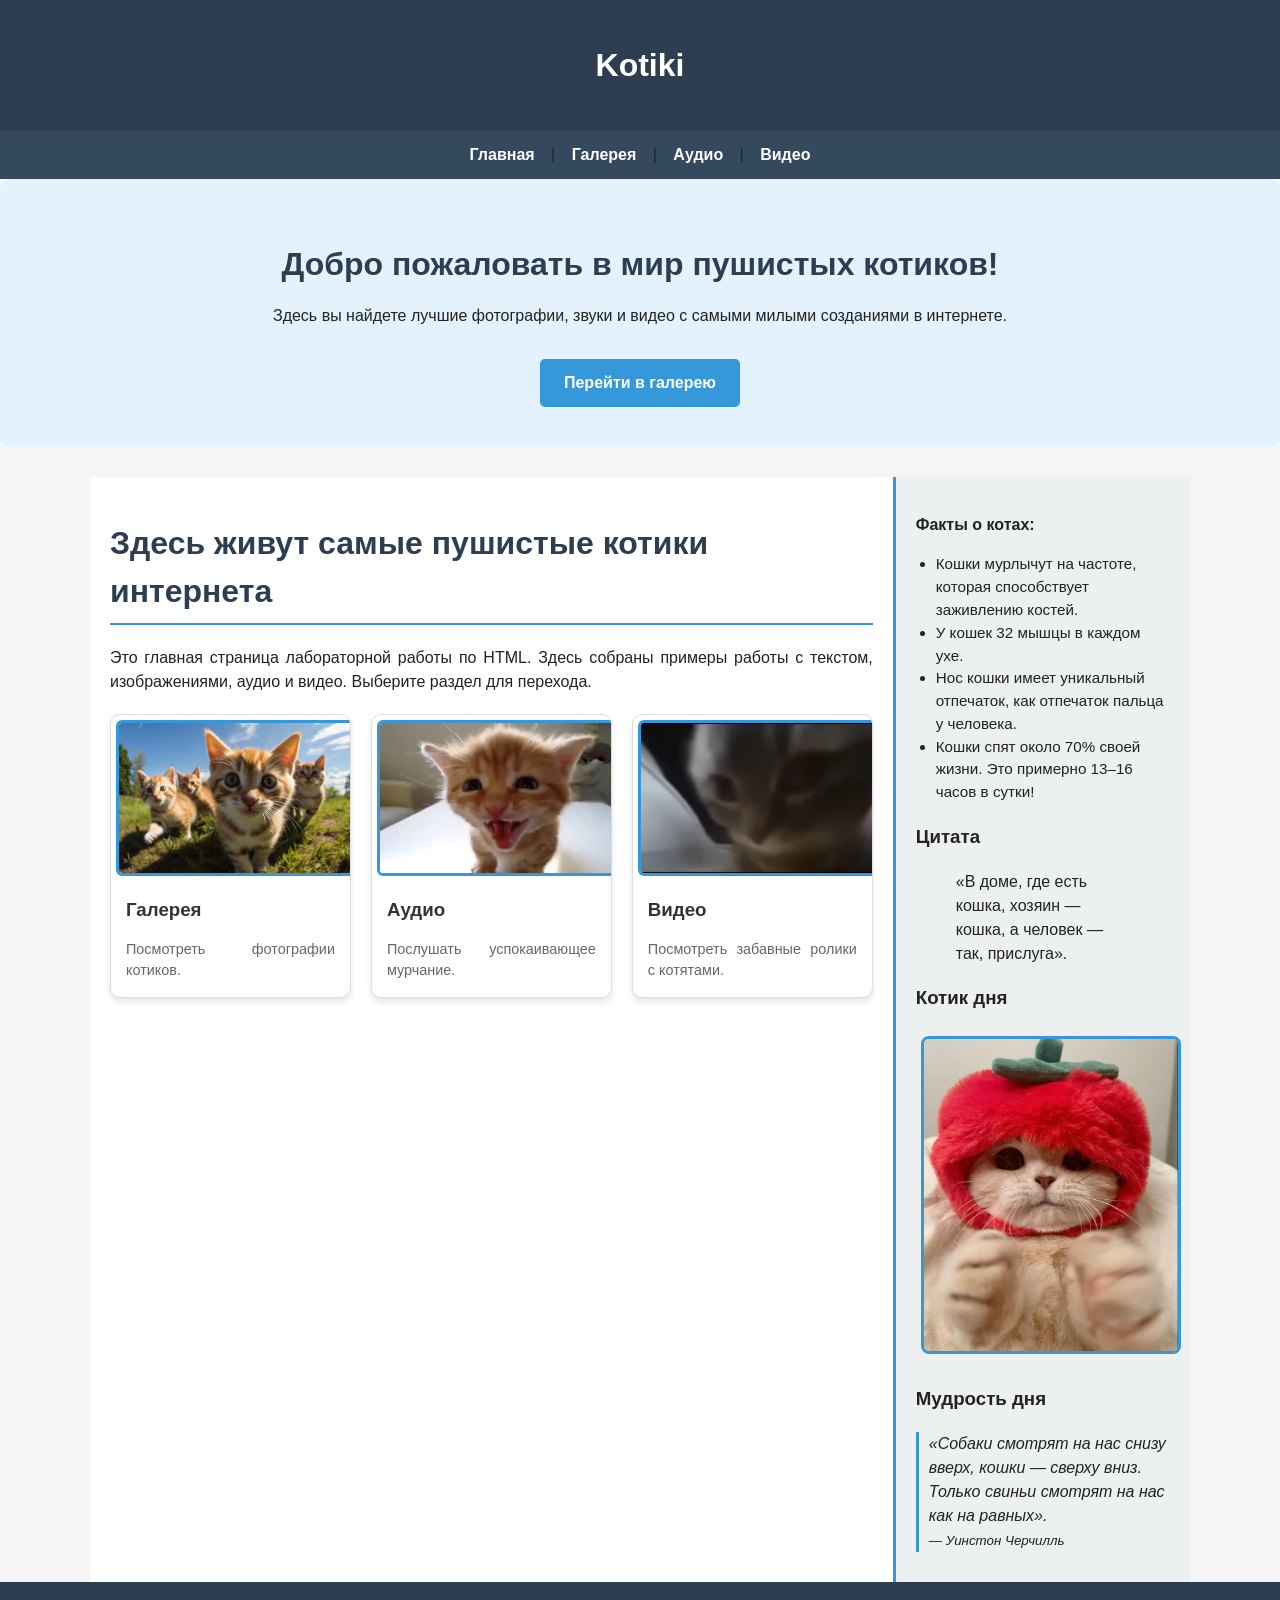
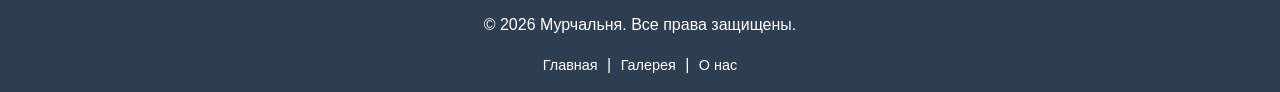
<file: index.html>
<!DOCTYPE html>
<html lang="ru">
<head>
    <meta charset="UTF-8">
    <meta name="viewport" content="width=device-width, initial-scale=1.0">
    <title>Мурчальня</title>
    <link rel="stylesheet" href="style.css">
    <link rel="icon" href="images/favicon.png" type="image/png">
</head>
<body>

    <header>
        <h1>Kotiki</h1>
    </header>

    <nav>
        <a href="index.html">Главная</a> |
        <a href="1_photo.html">Галерея</a> |
        <a href="2_audio.html">Аудио</a> |
        <a href="3_video.html">Видео</a>
    </nav>

    <div class="hero">
        <h1>Добро пожаловать в мир пушистых котиков!</h1>
        <p>Здесь вы найдете лучшие фотографии, звуки и видео с самыми милыми созданиями в интернете.</p>
        <a href="1_photo.html" class="btn">Перейти в галерею</a>
    </div>

    <div class="container">
        <main>
            <h1>Здесь живут самые пушистые котики интернета</h1>
            <p>
                Это главная страница лабораторной работы по HTML.
                Здесь собраны примеры работы с текстом, изображениями,
                аудио и видео. Выберите раздел для перехода.
            </p>

            <div class="cards-container">
                <!-- Карточка 1 -->
                <a href="1_photo.html" class="card">
                    <img src="images/cat-photo.jpg" alt="Галерея" class="card-image">
                    <div class="card-content">
                        <h3>Галерея</h3>
                        <p>Посмотреть фотографии котиков.</p>
                    </div>
                </a>

                <!-- Карточка 2 -->
                <a href="2_audio.html" class="card">
                    <img src="images/cat-audio.jpg" alt="Галерея" class="card-image">
                    <div class="card-content">
                        <h3>Аудио</h3>
                        <p>Послушать успокаивающее мурчание.</p>
                    </div>
                </a>

                <!-- Карточка 3 -->
                <a href="3_video.html" class="card">
                   <img src="images/cat-video.jpg" alt="Галерея" class="card-image">
                    <div class="card-content">
                        <h3>Видео</h3>
                        <p>Посмотреть забавные ролики с котятами.</p>
                    </div>
                </a>
            </div>
        </main>

        <aside>
                <p><strong>Факты о котах:</strong> 
                    <ul style="padding-left: 20px; font-size: 0.95em;">
                        <li>Кошки мурлычут на частоте, которая способствует заживлению костей.</li>
                        <li>У кошек 32 мышцы в каждом ухе.</li>
                        <li>Нос кошки имеет уникальный отпечаток, как отпечаток пальца у человека.</li>
                        <li>Кошки спят около 70% своей жизни. Это примерно 13–16 часов в сутки!</li>
                    </ul>

            <h3>Цитата</h3>
                <blockquote>
                    «В доме, где есть кошка, хозяин — кошка, а человек — так, прислуга».
                </blockquote>
            <h3>Котик дня</h3>
                <img src="images/cat-day.jpg" alt="Котик дня" style="width: 100%; border-radius: 8px;">
            <h3>Мудрость дня</h3>
                <blockquote style="font-style: italic; border-left: 3px solid #3498db; padding-left: 10px; margin: 10px 0;">
                    «Собаки смотрят на нас снизу вверх, кошки — сверху вниз. Только свиньи смотрят на нас как на равных».
                    <br><small>— Уинстон Черчилль</small>
                </blockquote>
        </aside>
        
    </div>

    <footer>
        <p>&copy; 2026 Мурчальня. Все права защищены.</p>
        <div class="footer-links">
            <a href="index.html">Главная</a> | 
            <a href="1_photo.html">Галерея</a> | 
            <a href="about.html">О нас</a>
        </div>
    </footer>

</body>
</html>
</file>
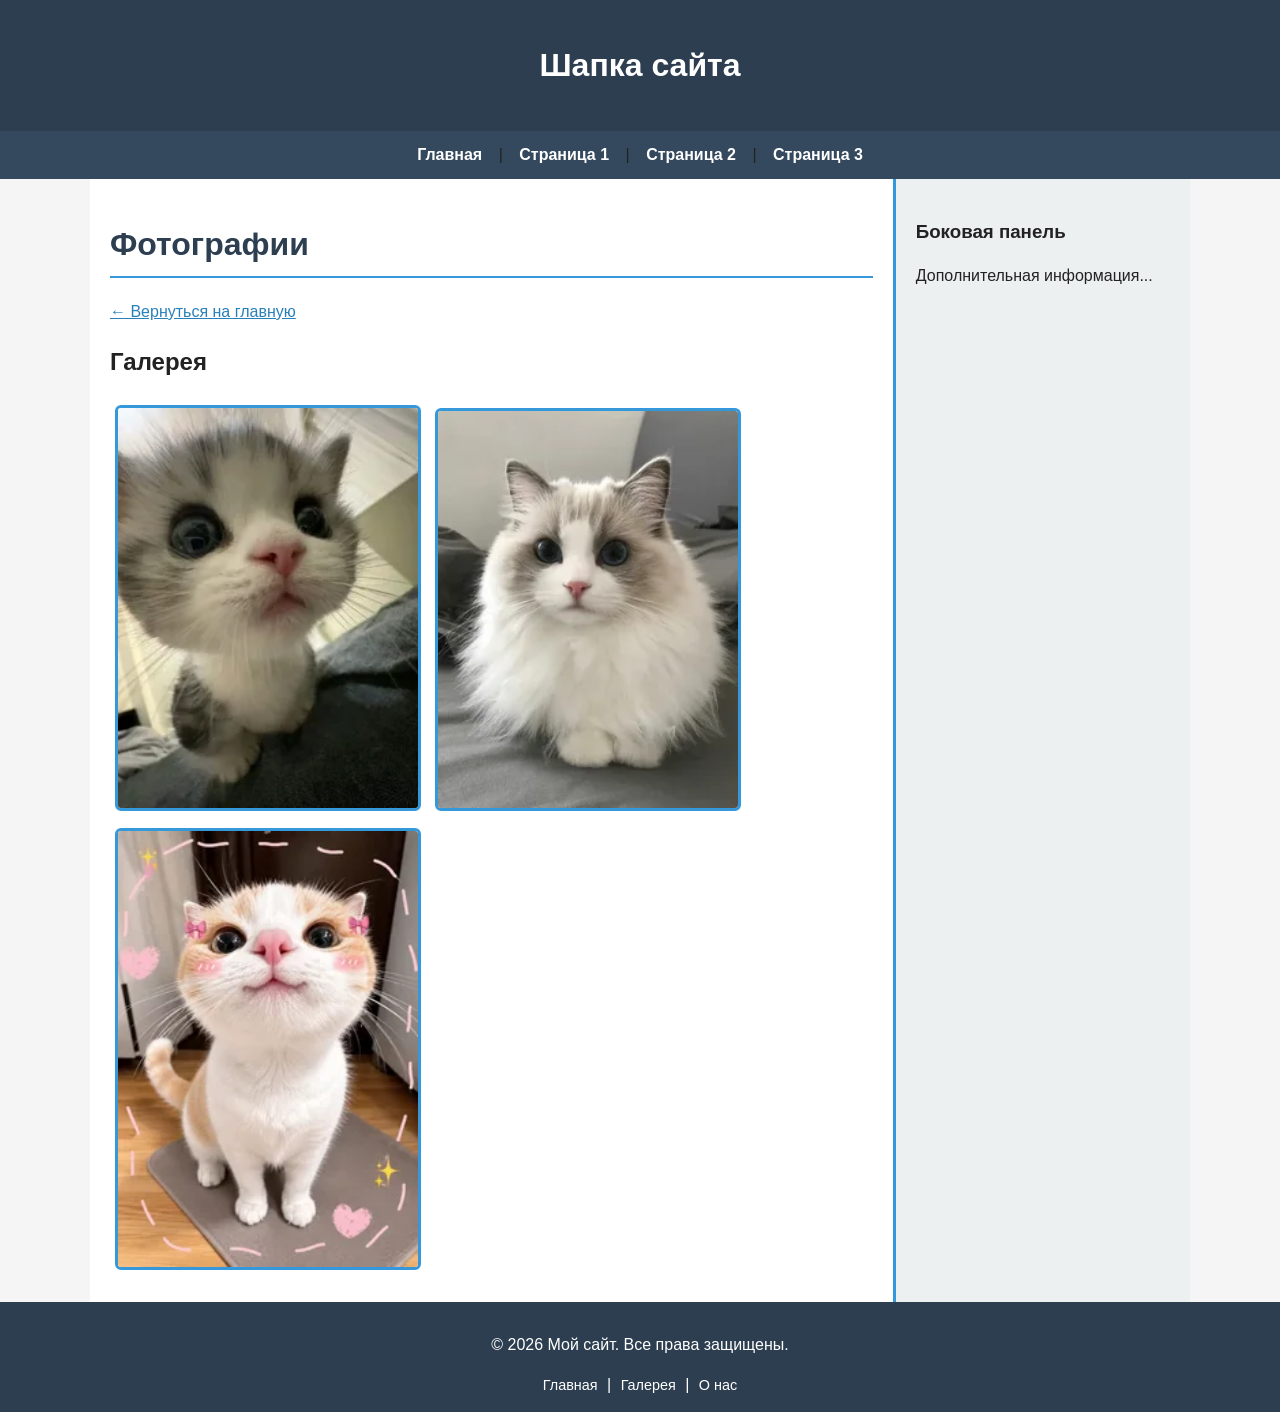
<file: 1_photo.html>
<!DOCTYPE html>
<html lang="ru">
<head>
    <meta charset="UTF-8">
    <meta name="viewport" content="width=device-width, initial-scale=1.0">
    <title>Мурчальня</title>
    <link rel="stylesheet" href="style.css">
    <link rel="icon" href="images/favicon.png" type="image/png">
</head>
<body>

    <header>
        <h1>Шапка сайта</h1>
    </header>

    <nav>
        <a href="index.html">Главная</a> |
        <a href="1_photo.html">Страница 1</a> |
        <a href="2_audio.html">Страница 2</a> |
        <a href="3_video.html">Страница 3</a>
    </nav>

    <div class="container">
        <main>
            <h1>Фотографии</h1>
            <p><a href="index.html">← Вернуться на главную</a></p>

            <h2>Галерея</h2>
            <img src="images/photo1.jpg" alt="Первое фото" width="300">
            <img src="images/photo2.jpg" alt="Второе фото" width="300">
            <img src="images/photo3.jpg" alt="Третье фото" width="300">
        </main>

        <aside>
            <h3>Боковая панель</h3>
            <p>Дополнительная информация...</p>
        </aside>
    </div>

    <footer>
        <p>&copy; 2026 Мой сайт. Все права защищены.</p>
        <div class="footer-links">
            <a href="index.html">Главная</a> | 
            <a href="1_photo.html">Галерея</a> | 
            <a href="#">О нас</a>
        </div>
    </footer>

</body>
</html>
</file>
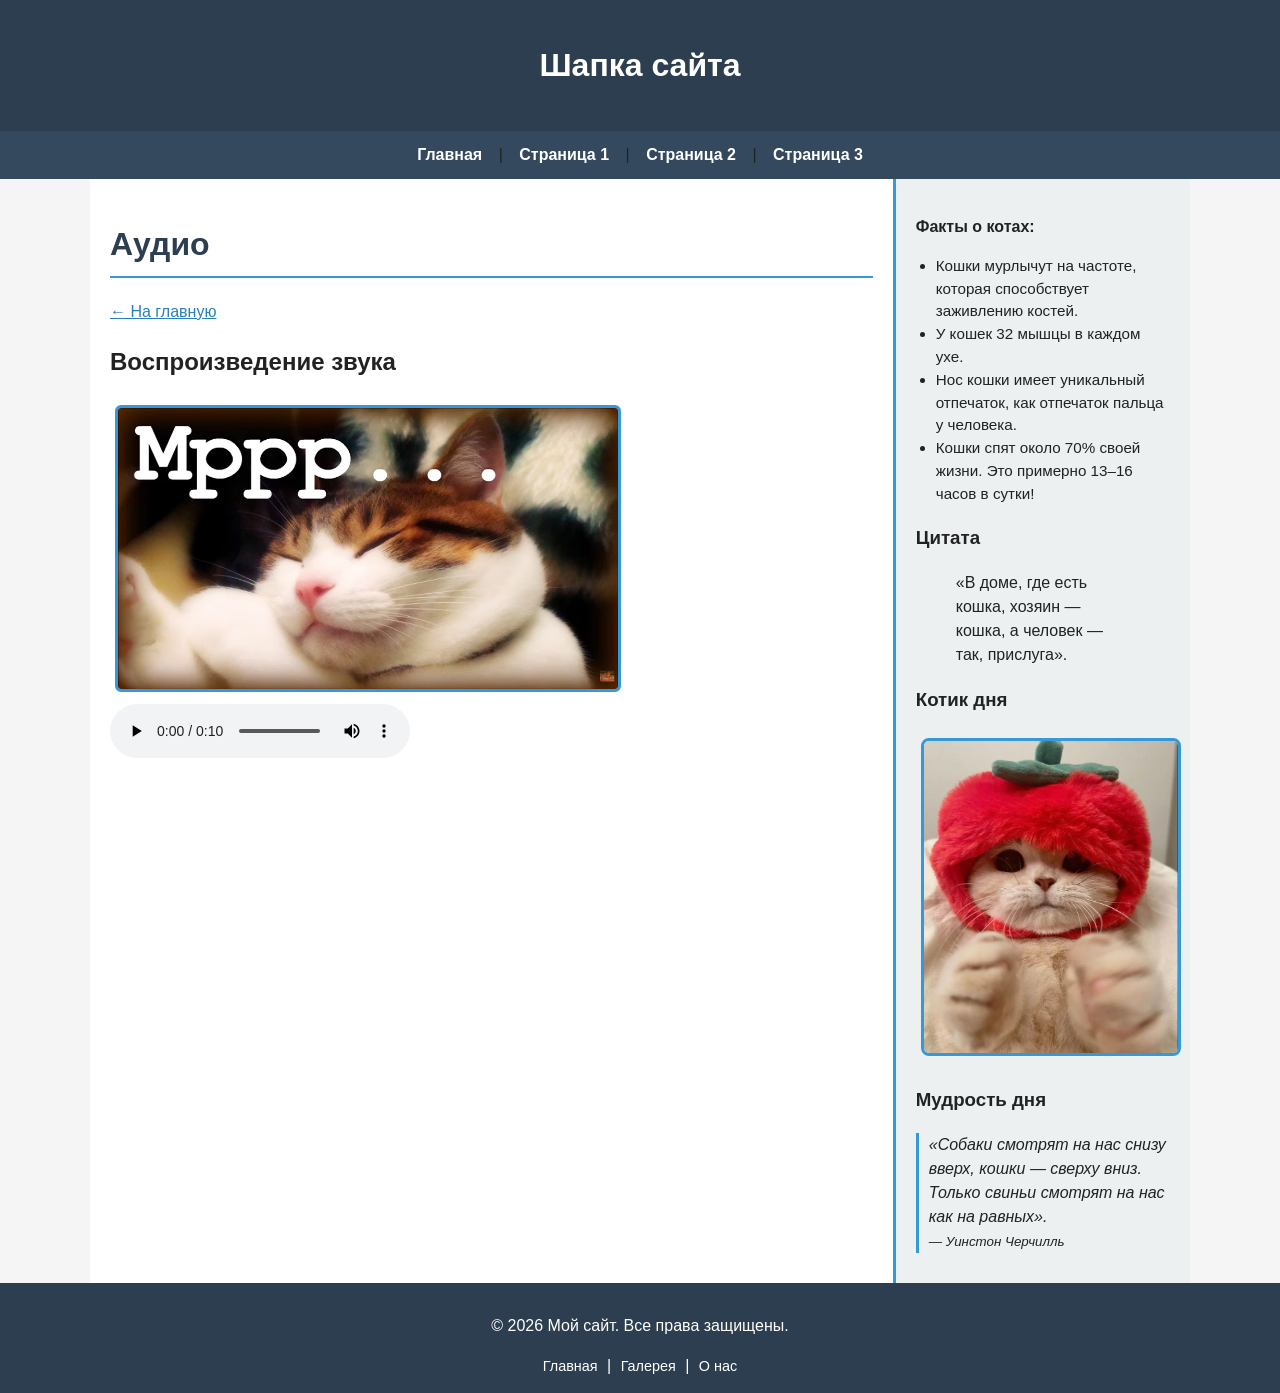
<file: 2_audio.html>
<!DOCTYPE html>
<html lang="ru">
<head>
    <meta charset="UTF-8">
    <meta name="viewport" content="width=device-width, initial-scale=1.0">
    <title>Мурчальня</title>
    <link rel="stylesheet" href="style.css">
    <link rel="icon" href="images/favicon.png" type="image/png">
</head>
<body>

    <header>
        <h1>Шапка сайта</h1>
    </header>

    <nav>
        <a href="index.html">Главная</a> |
        <a href="1_photo.html">Страница 1</a> |
        <a href="2_audio.html">Страница 2</a> |
        <a href="3_video.html">Страница 3</a>
    </nav>

    <div class="container">
        <main>
        <h1>Аудио</h1>
        <p><a href="index.html">← На главную</a></p>

        <h2>Воспроизведение звука</h2>
        <img src="images/firefox-icon.png" alt="Мурчание кошки" width="500">
        <audio controls>
            <source src="audio/song.mp3" type="audio/mpeg">
            Ваш браузер не поддерживает аудио.
        </audio>
    </main>

        <aside>
                <p><strong>Факты о котах:</strong> 
                    <ul style="padding-left: 20px; font-size: 0.95em;">
                        <li>Кошки мурлычут на частоте, которая способствует заживлению костей.</li>
                        <li>У кошек 32 мышцы в каждом ухе.</li>
                        <li>Нос кошки имеет уникальный отпечаток, как отпечаток пальца у человека.</li>
                        <li>Кошки спят около 70% своей жизни. Это примерно 13–16 часов в сутки!</li>
                    </ul>

            <h3>Цитата</h3>
                <blockquote>
                    «В доме, где есть кошка, хозяин — кошка, а человек — так, прислуга».
                </blockquote>
            <h3>Котик дня</h3>
                <img src="images/cat-day.jpg" alt="Котик дня" style="width: 100%; border-radius: 8px;">
            <h3>Мудрость дня</h3>
                <blockquote style="font-style: italic; border-left: 3px solid #3498db; padding-left: 10px; margin: 10px 0;">
                    «Собаки смотрят на нас снизу вверх, кошки — сверху вниз. Только свиньи смотрят на нас как на равных».
                    <br><small>— Уинстон Черчилль</small>
                </blockquote>
        </aside>
        </div>

    <footer>
        <p>&copy; 2026 Мой сайт. Все права защищены.</p>
        <div class="footer-links">
            <a href="index.html">Главная</a> | 
            <a href="1_photo.html">Галерея</a> | 
            <a href="#">О нас</a>
        </div>
    </footer>

</body>
</html>
</file>
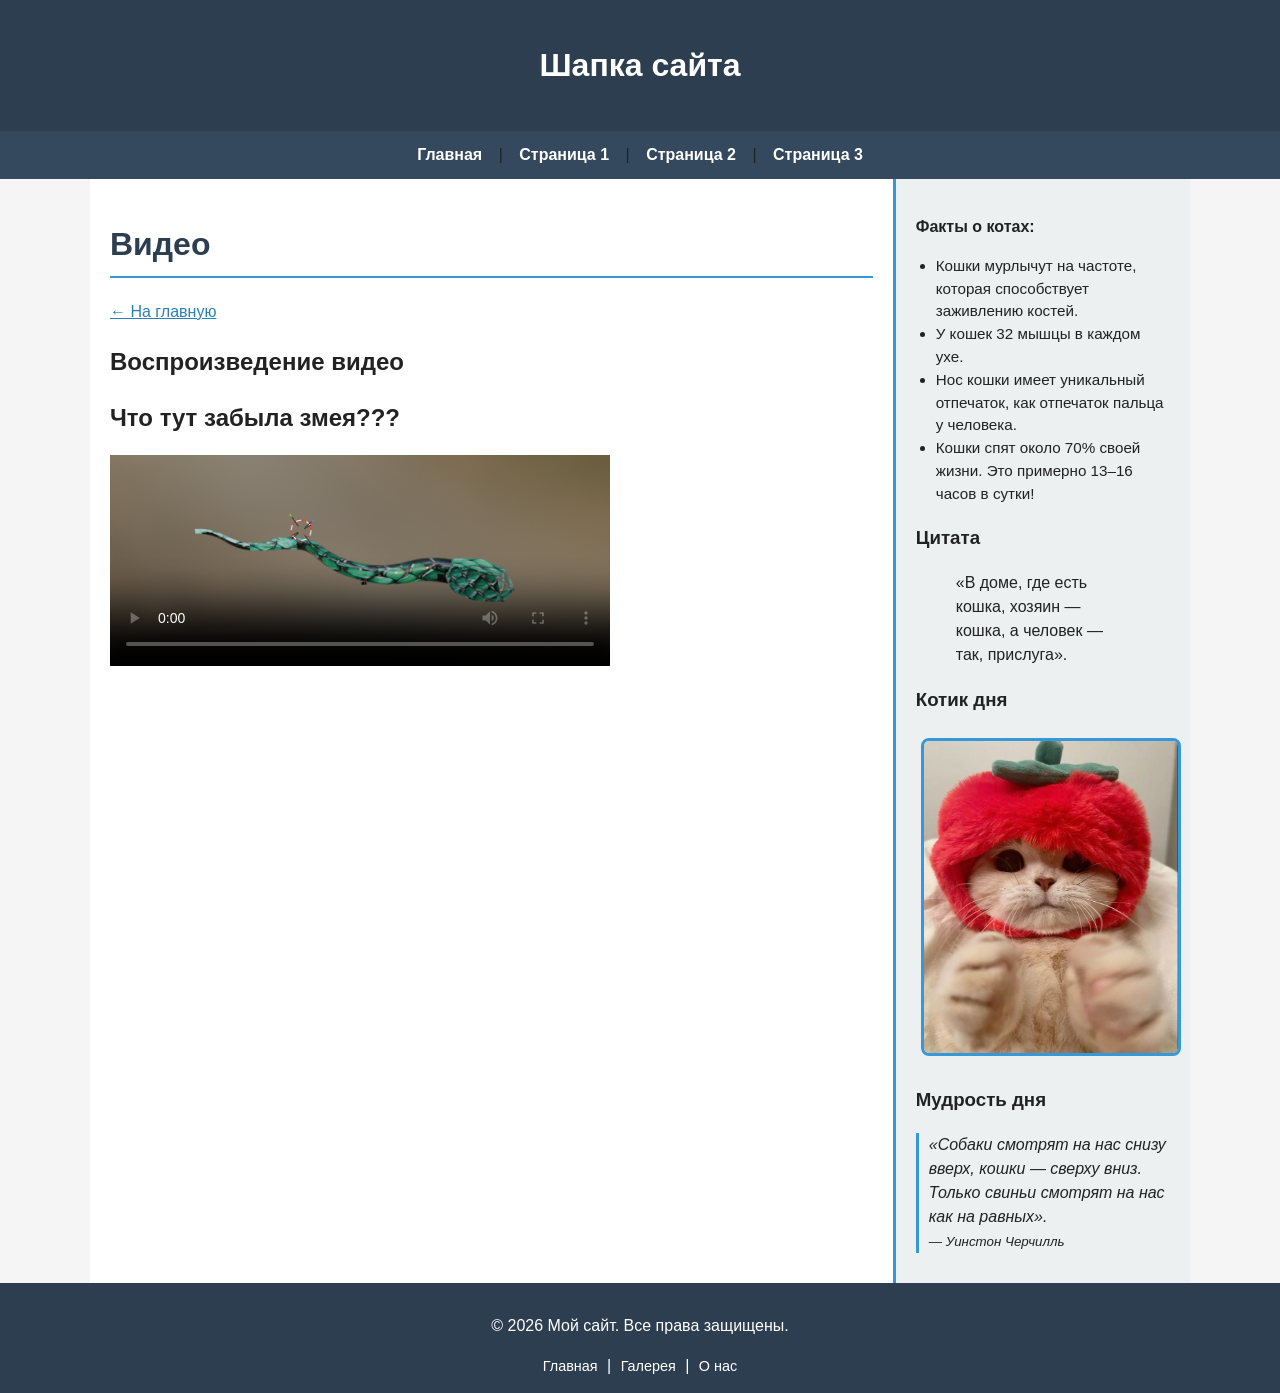
<file: 3_video.html>
<!DOCTYPE html>
<html lang="ru">
<head>
    <meta charset="UTF-8">
    <meta name="viewport" content="width=device-width, initial-scale=1.0">
    <title>Мурчальня</title>
    <link rel="stylesheet" href="style.css">
    <link rel="icon" href="images/favicon.png" type="image/png">
</head>
<body>

    <header>
        <h1>Шапка сайта</h1>
    </header>

    <nav>
        <a href="index.html">Главная</a> |
        <a href="1_photo.html">Страница 1</a> |
        <a href="2_audio.html">Страница 2</a> |
        <a href="3_video.html">Страница 3</a>
    </nav>

    <div class="container">
        <main>
            <h1>Видео</h1>
            <p><a href="index.html">← На главную</a></p>

            <h2>Воспроизведение видео</h2>
            <h2>Что тут забыла змея???</h2>
            <video controls width="500" poster="images/текстурирование_1.png">
                <source src="videos/анимация0001-0120.mp4" type="video/mp4">
                Ваш браузер не поддерживает видео.
            </video>
        </main>

        <aside>
                <p><strong>Факты о котах:</strong> 
                    <ul style="padding-left: 20px; font-size: 0.95em;">
                        <li>Кошки мурлычут на частоте, которая способствует заживлению костей.</li>
                        <li>У кошек 32 мышцы в каждом ухе.</li>
                        <li>Нос кошки имеет уникальный отпечаток, как отпечаток пальца у человека.</li>
                        <li>Кошки спят около 70% своей жизни. Это примерно 13–16 часов в сутки!</li>
                    </ul>

            <h3>Цитата</h3>
                <blockquote>
                    «В доме, где есть кошка, хозяин — кошка, а человек — так, прислуга».
                </blockquote>
            <h3>Котик дня</h3>
                <img src="images/cat-day.jpg" alt="Котик дня" style="width: 100%; border-radius: 8px;">
            <h3>Мудрость дня</h3>
                <blockquote style="font-style: italic; border-left: 3px solid #3498db; padding-left: 10px; margin: 10px 0;">
                    «Собаки смотрят на нас снизу вверх, кошки — сверху вниз. Только свиньи смотрят на нас как на равных».
                    <br><small>— Уинстон Черчилль</small>
                </blockquote>
        </aside>
        </div>

    <footer>
        <p>&copy; 2026 Мой сайт. Все права защищены.</p>
        <div class="footer-links">
            <a href="index.html">Главная</a> | 
            <a href="1_photo.html">Галерея</a> | 
            <a href="#">О нас</a>
        </div>
    </footer>

</body>
</html>
</file>
<file: style.css>
.hero {
    background-color: #e3f2fd; /* Светло-голубой фон */
    padding: 40px 20px;
    text-align: center;
    border-radius: 10px;
    margin-bottom: 30px;
}
.hero h1 {
    color: #2c3e50;
    margin-bottom: 15px;
}
.btn {
    display: inline-block;
    background-color: #3498db;
    color: white;
    padding: 12px 24px;
    text-decoration: none;
    border-radius: 5px;
    font-weight: bold;
    margin-top: 15px;
}
.btn:hover {
    background-color: #2980b9;
}

/* --- Общее --- */
body {
    font-family: Arial, sans-serif;
    margin: 0;
    background-color: #f5f5f5;
    color: #222;
    line-height: 1.5;
}

/* --- Шапка --- */
header {
    background-color: #2c3e50;
    color: #ffffff;
    padding: 20px;
    text-align: center;
}

/* --- Навигация --- */
nav {
    background-color: #34495e;
    padding: 12px;
    text-align: center;
}

nav a {
    color: #ffffff;
    text-decoration: none;
    margin: 0 12px;
    font-weight: bold;
}

nav a:hover {
    text-decoration: underline;
}

/* --- Основной блок --- */
main {
    flex: 3;
    padding: 20px;
    background-color: #ffffff;
}

main h1 {
    color: #2c3e50;
    border-bottom: 2px solid #3498db;
    padding-bottom: 8px;
}

main p {
    text-align: justify;
}

/* --- Боковая панель --- */
aside {
    flex: 1;
    padding: 20px;
    background-color: #ecf0f1;
    border-left: 3px solid #3498db;
}

/* --- Подвал --- */
footer {
    background-color: #2c3e50;
    color: #ffffff;
    text-align: center;
    padding: 15px;
}

/* --- Обёртка для main + aside --- */
.container {
    display: flex;
    max-width: 1100px;
    margin: 0 auto;
}

/* --- Картинки --- */
img {
    border: 3px solid #3498db;
    border-radius: 6px;
    margin: 5px;
}

/* --- Таблицы стилей — ссылки на главную --- */
a {
    color: #2980b9;
}

a:hover {
    color: #e74c3c;
}

/* Контейнер для карточек */
.cards-container {
    display: flex;
    gap: 20px; /* Расстояние между карточками */
    margin-top: 20px;
    flex-wrap: wrap; /* Чтобы карточки переносились на новую строку, если не влезают */
}

/* Сама карточка */
.card {
    flex: 1; /* Карточки делят место поровну */
    min-width: 200px; /* Минимальная ширина карточки */
    background-color: #ffffff;
    border: 1px solid #ddd;
    border-radius: 10px; /* Скругление углов */
    text-decoration: none; /* Убираем подчеркивание ссылки */
    color: #333; /* Цвет текста */
    overflow: hidden; /* Чтобы картинка не вылезала за края */
    box-shadow: 0 4px 6px rgba(0,0,0,0.1); /* Легкая тень */
    transition: transform 0.2s, box-shadow 0.2s; /* Плавная анимация */
}

/* Эффект при наведении мыши на карточку */
.card:hover {
    transform: translateY(-5px); /* Карточка чуть поднимается вверх */
    box-shadow: 0 8px 12px rgba(0,0,0,0.2); /* Тень становится больше */
}

/* Верхняя цветная часть карточки с эмодзи */
.card-image {
    width: 100%;
    height: 150px; /* Фиксированная высота для картинок */
    object-fit: cover; /* Картинка заполняет блок, не искажаясь */
    display: block;
}

/* Текстовая часть карточки */
.card-content {
    padding: 15px;
}

.card-content h3 {
    margin-top: 0;
    margin-bottom: 10px;
}

.card-content p {
    font-size: 0.9em;
    color: #666;
    margin-bottom: 0;
}

/* Настройки для ссылок в подвале */
.footer-links {
    margin-top: 10px; /* Отступ сверху от текста копирайта */
}

.footer-links a {
    color: #ffffff; /* Белый цвет текста */
    text-decoration: none; /* Убираем подчеркивание */
    margin: 0 5px; /* Немного отступаем по бокам от вертикальной черты */
    font-size: 0.9em; /* Делаем шрифт чуть меньше основного */
}

/* Эффект при наведении */
.footer-links a:hover {
    color: #3498db; /* Ссылка становится синей при наведении */
    text-decoration: underline;
}
.about-content ul {
    margin-bottom: 20px;
    padding-left: 20px;
}
.about-content li {
    margin-bottom: 10px;
}
</file>
